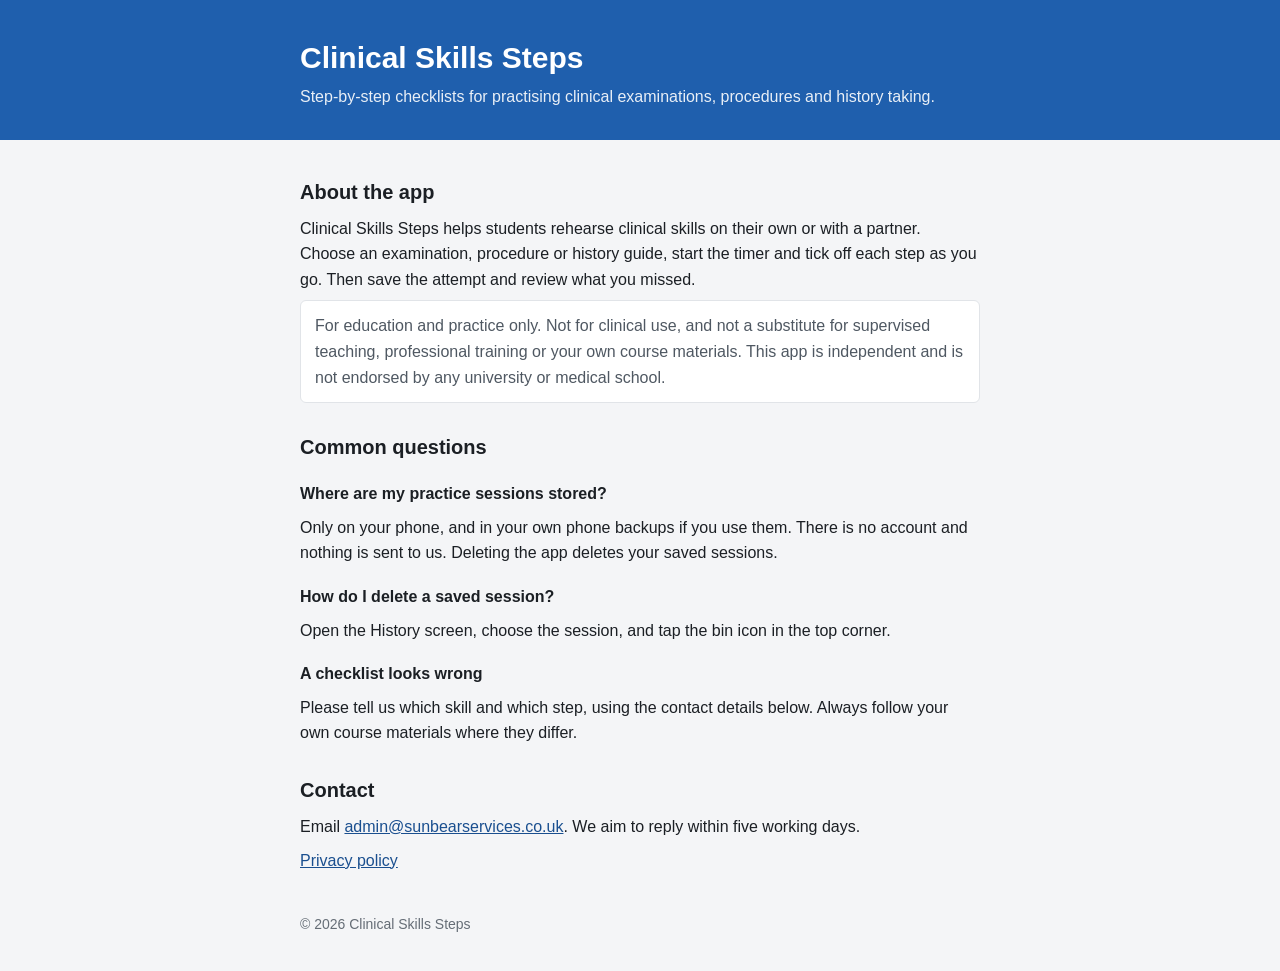
<file: index.html>
<!doctype html>
<html lang="en-GB">
<head>
<meta charset="utf-8">
<meta name="viewport" content="width=device-width, initial-scale=1">
<title>Clinical Skills Steps — Support</title>
<link rel="stylesheet" href="style.css">
</head>
<body>
<header>
  <h1>Clinical Skills Steps</h1>
  <p class="lede">Step-by-step checklists for practising clinical examinations, procedures and history taking.</p>
</header>
<main>
  <h2>About the app</h2>
  <p>Clinical Skills Steps helps students rehearse clinical skills on their own or with a partner. Choose an examination, procedure or history guide, start the timer and tick off each step as you go. Then save the attempt and review what you missed.</p>
  <p class="note">For education and practice only. Not for clinical use, and not a substitute for supervised teaching, professional training or your own course materials. This app is independent and is not endorsed by any university or medical school.</p>

  <h2>Common questions</h2>
  <h3>Where are my practice sessions stored?</h3>
  <p>Only on your phone, and in your own phone backups if you use them. There is no account and nothing is sent to us. Deleting the app deletes your saved sessions.</p>
  <h3>How do I delete a saved session?</h3>
  <p>Open the History screen, choose the session, and tap the bin icon in the top corner.</p>
  <h3>A checklist looks wrong</h3>
  <p>Please tell us which skill and which step, using the contact details below. Always follow your own course materials where they differ.</p>

  <h2>Contact</h2>
  <p>Email <a href="mailto:admin@sunbearservices.co.uk">admin@sunbearservices.co.uk</a>. We aim to reply within five working days.</p>
  <p><a href="privacy.html">Privacy policy</a></p>
</main>
<footer>© 2026 Clinical Skills Steps</footer>
</body>
</html>
</file>
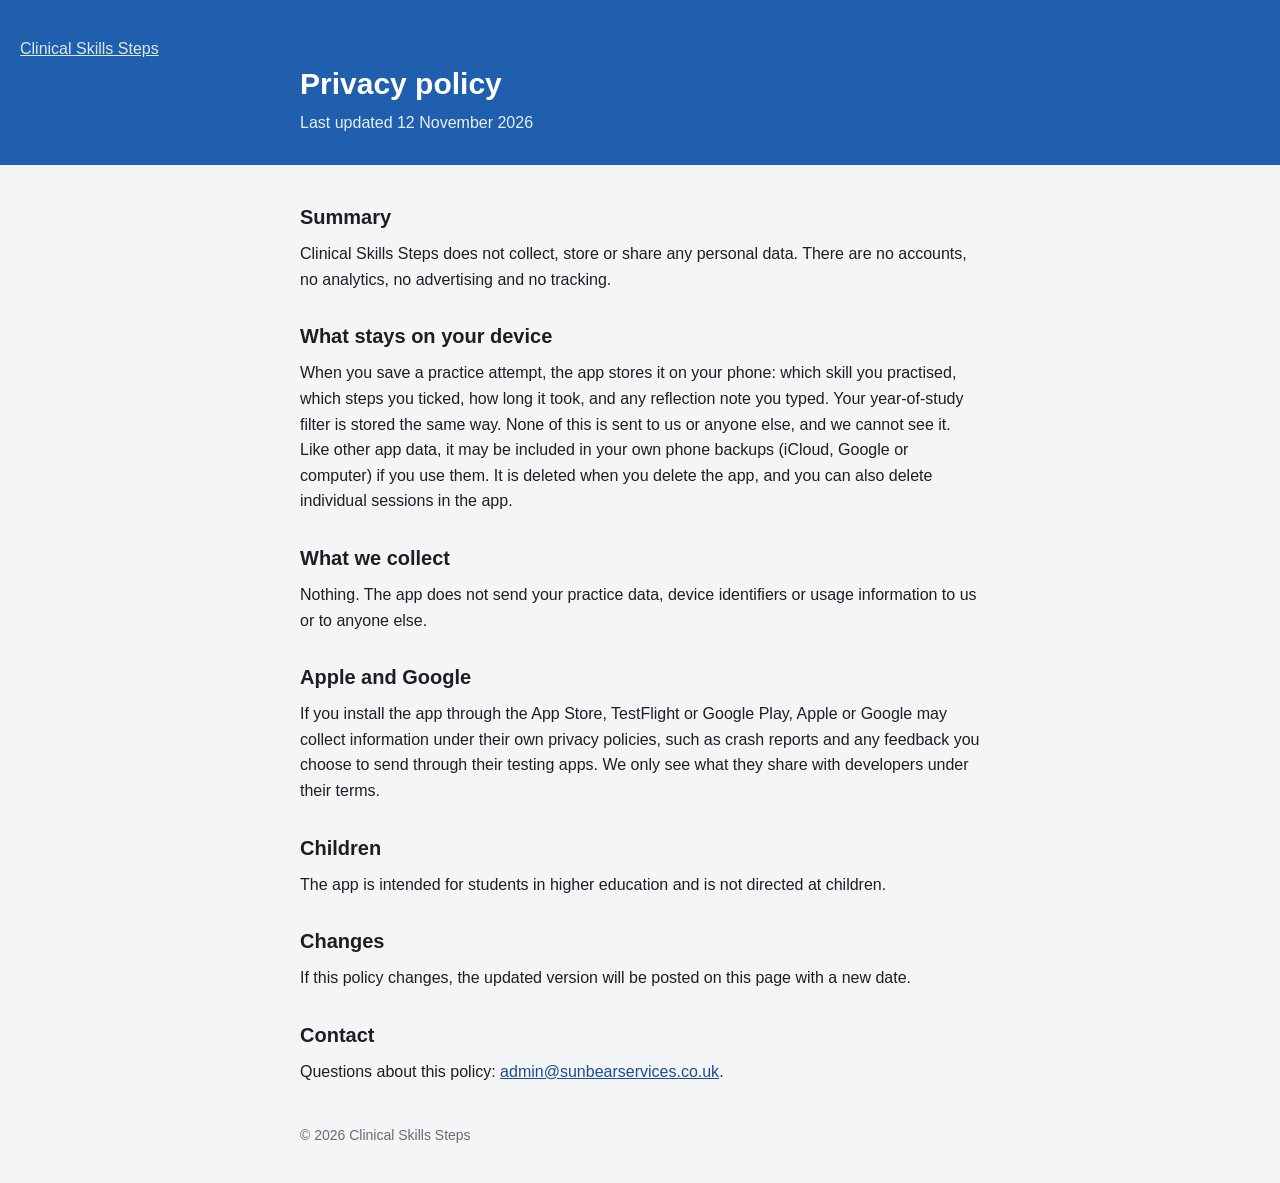
<file: privacy.html>
<!doctype html>
<html lang="en-GB">
<head>
<meta charset="utf-8">
<meta name="viewport" content="width=device-width, initial-scale=1">
<title>Clinical Skills Steps — Privacy Policy</title>
<link rel="stylesheet" href="style.css">
</head>
<body>
<header>
  <p class="kicker"><a href="index.html">Clinical Skills Steps</a></p>
  <h1>Privacy policy</h1>
  <p class="lede">Last updated 12 November 2026</p>
</header>
<main>
  <h2>Summary</h2>
  <p>Clinical Skills Steps does not collect, store or share any personal data. There are no accounts, no analytics, no advertising and no tracking.</p>

  <h2>What stays on your device</h2>
  <p>When you save a practice attempt, the app stores it on your phone: which skill you practised, which steps you ticked, how long it took, and any reflection note you typed. Your year-of-study filter is stored the same way. None of this is sent to us or anyone else, and we cannot see it. Like other app data, it may be included in your own phone backups (iCloud, Google or computer) if you use them. It is deleted when you delete the app, and you can also delete individual sessions in the app.</p>

  <h2>What we collect</h2>
  <p>Nothing. The app does not send your practice data, device identifiers or usage information to us or to anyone else.</p>

  <h2>Apple and Google</h2>
  <p>If you install the app through the App Store, TestFlight or Google Play, Apple or Google may collect information under their own privacy policies, such as crash reports and any feedback you choose to send through their testing apps. We only see what they share with developers under their terms.</p>

  <h2>Children</h2>
  <p>The app is intended for students in higher education and is not directed at children.</p>

  <h2>Changes</h2>
  <p>If this policy changes, the updated version will be posted on this page with a new date.</p>

  <h2>Contact</h2>
  <p>Questions about this policy: <a href="mailto:admin@sunbearservices.co.uk">admin@sunbearservices.co.uk</a>.</p>
</main>
<footer>© 2026 Clinical Skills Steps</footer>
</body>
</html>
</file>
<file: style.css>
body { margin: 0; background: #F4F5F7; color: #1B1F24; font: 16px/1.6 -apple-system, BlinkMacSystemFont, "Segoe UI", Roboto, Arial, sans-serif; }
header { background: #1F5FAD; color: #fff; padding: 36px 20px 30px; }
header > *, main, footer { max-width: 680px; margin-left: auto; margin-right: auto; }
.kicker { margin: 0; opacity: .85; }
.kicker a { color: inherit; }
h1 { font-weight: 700; font-size: 30px; line-height: 1.2; margin: 4px auto 8px; }
.lede { margin: 0 auto; opacity: .9; }
main { padding: 8px 20px 32px; }
h2 { font-weight: 700; font-size: 20px; margin: 28px 0 6px; }
h3 { font-size: 16px; margin: 18px 0 2px; }
p { margin: 8px 0; }
a { color: #1A4F8F; }
.note { background: #fff; border: 1px solid #E1E4E8; border-radius: 6px; padding: 12px 14px; color: #4F5862; }
footer { padding: 0 20px 36px; color: #656D76; font-size: 14px; }
</file>
